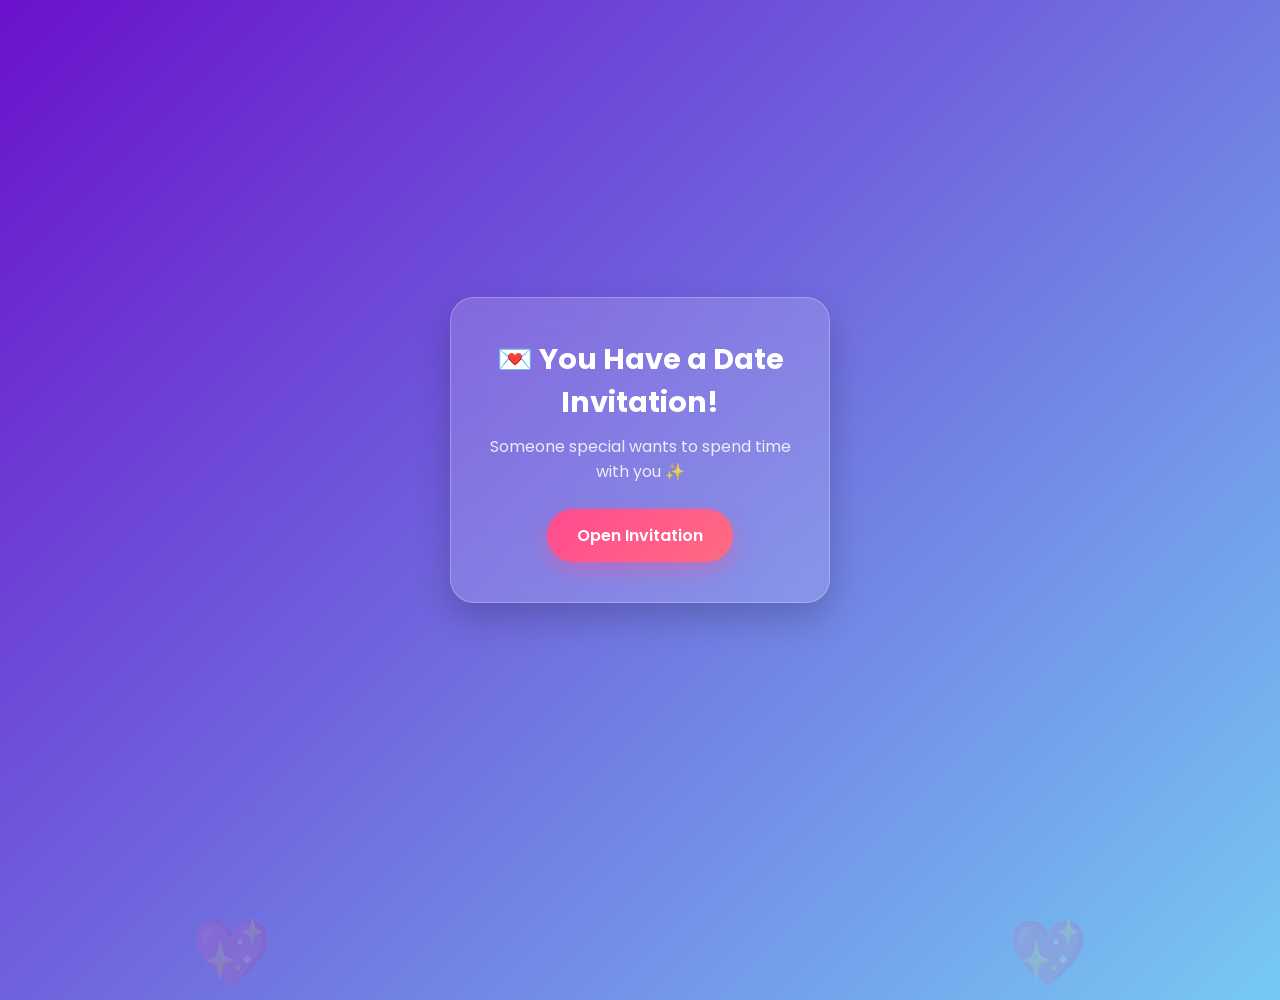
<file: index.html>
<!DOCTYPE html>
<html lang="en">
<head>
    <meta charset="UTF-8">
    <meta name="viewport" content="width=device-width, initial-scale=1.0">
    <title>Date Invitation 💌</title>
    <link rel="stylesheet" href="index.css">
</head>
<body>

<div class="background"></div>

<div class="card">
    <h2>💌 You Have a Date Invitation!</h2>
    <p>Someone special wants to spend time with you ✨</p>

    <button onclick="window.location.href='page2.html'">
        Open Invitation
    </button>
</div>

</body>
</html>
</file>
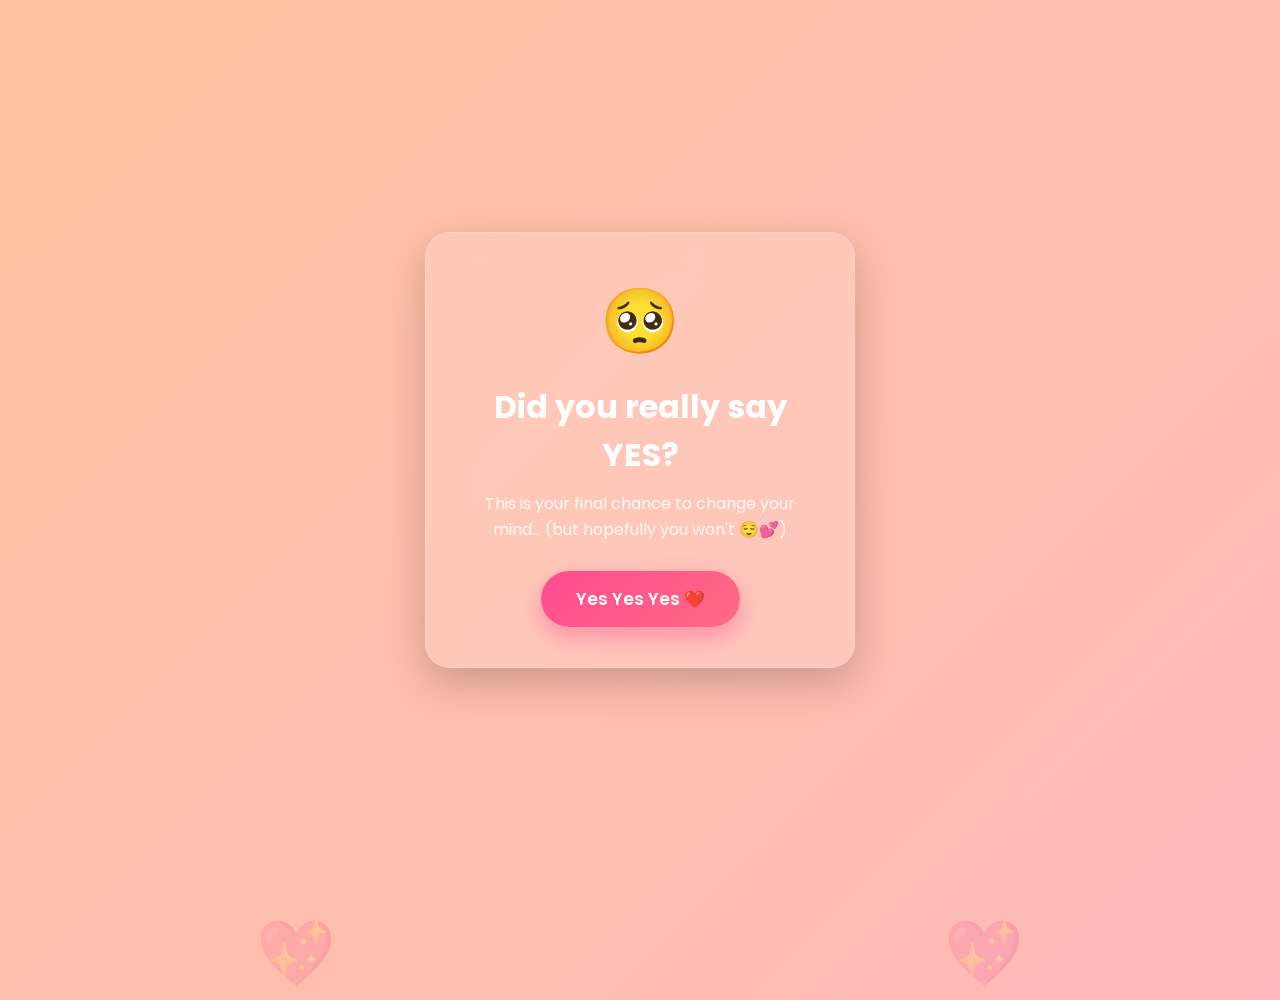
<file: page3.html>
<!DOCTYPE html>
<html lang="en">
<head>
    <meta charset="UTF-8">
    <meta name="viewport" content="width=device-width, initial-scale=1.0">
    <title>Really? ❤️</title>
    <link rel="stylesheet" href="/page3.css">
</head>
<body>

<div class="floating-hearts"></div>

<div class="card">
    <div class="emoji">🥺</div>

    <h2>Did you really say YES?</h2>

    <p>
        This is your final chance to change your mind...
        (but hopefully you won't 😌💕)
    </p>

    <button onclick="window.location.href='page4.html'">
        Yes Yes Yes ❤️
    </button>
</div>

</body>
</html>
</file>
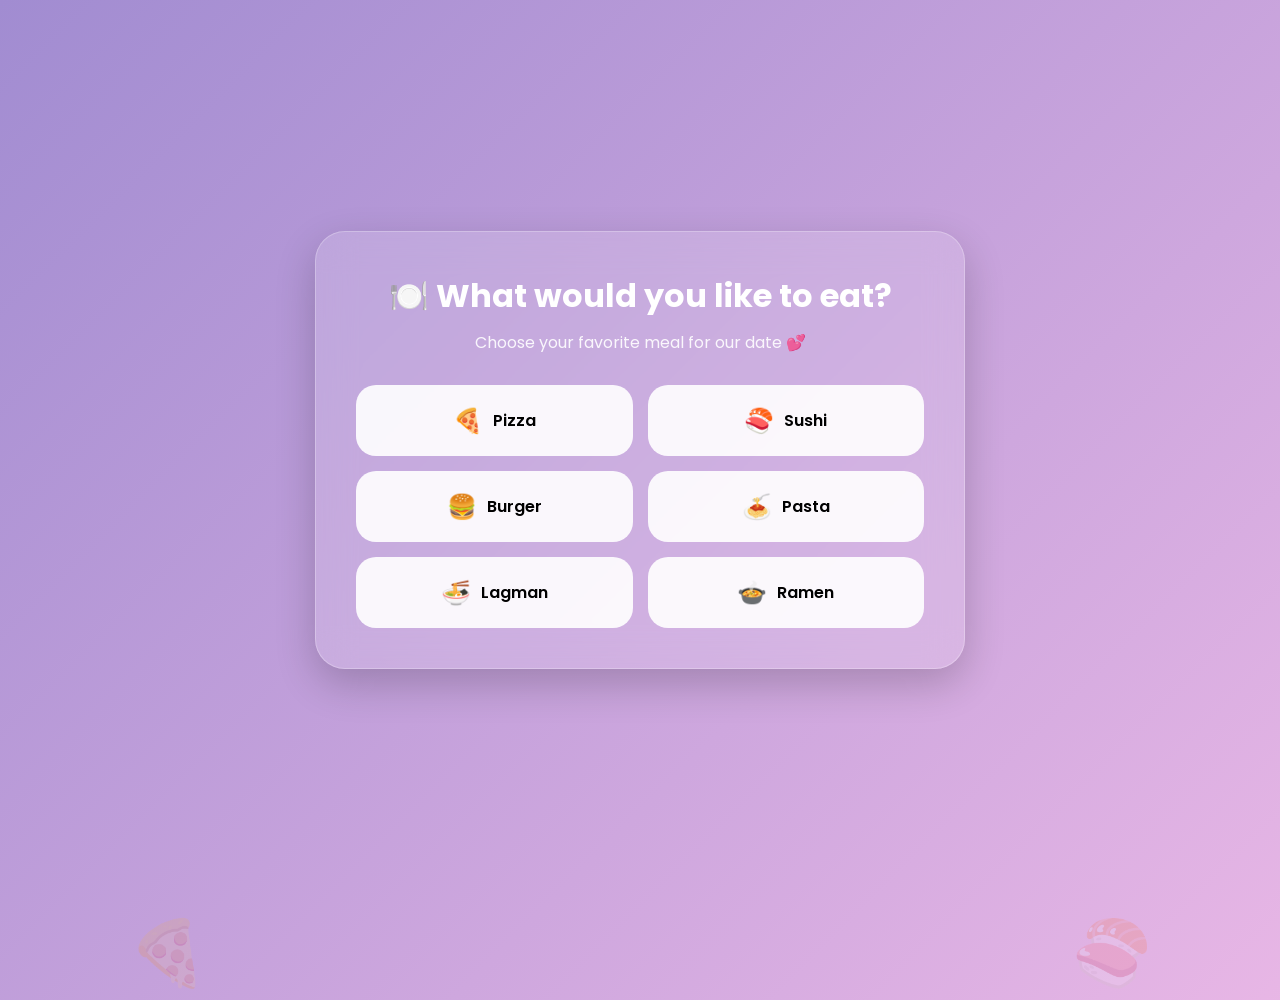
<file: page4.html>
<!DOCTYPE html>
<html lang="en">
<head>
    <meta charset="UTF-8">
    <meta name="viewport" content="width=device-width, initial-scale=1.0">
    <title>Choose Your Food 🍽️</title>
    <link rel="stylesheet" href="/page4.css">
</head>
<body>

<div class="floating-foods"></div>

<div class="card">

    <h2>🍽️ What would you like to eat?</h2>
    <p>Choose your favorite meal for our date 💕</p>

    <div class="foods">

        <button onclick="saveFood('Pizza')">
            <span>🍕</span>
            Pizza
        </button>

        <button onclick="saveFood('Sushi')">
            <span>🍣</span>
            Sushi
        </button>

        <button onclick="saveFood('Burger')">
            <span>🍔</span>
            Burger
        </button>

        <button onclick="saveFood('Pasta')">
            <span>🍝</span>
            Pasta
        </button>

        <button onclick="saveFood('Lagman')">
            <span>🍜</span>
            Lagman
        </button>

        <button onclick="saveFood('Ramen')">
            <span>🍲</span>
            Ramen
        </button>

    </div>

</div>

<script>
function saveFood(food){
    localStorage.setItem("food", food);

    document.body.classList.add("fade-out");

    setTimeout(() => {
        window.location.href = "page5.html";
    }, 500);
}
</script>

</body>
</html>
</file>
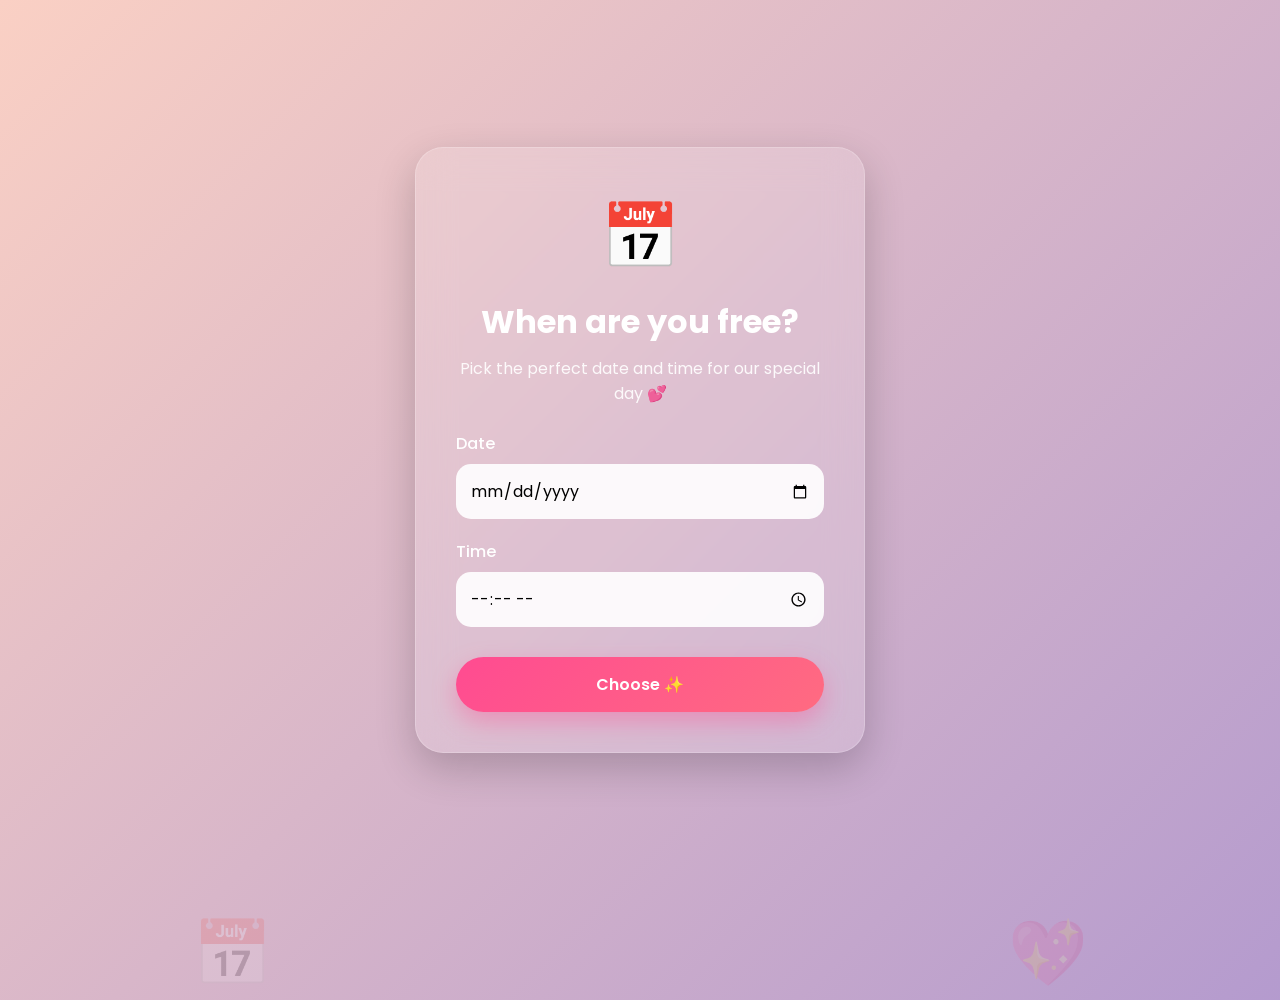
<file: page5.html>
<!DOCTYPE html>
<html lang="en">
<head>
    <meta charset="UTF-8">
    <meta name="viewport" content="width=device-width, initial-scale=1.0">
    <title>Choose a Date 💖</title>
    <link rel="stylesheet" href="/page5.css">
</head>
<body>

<div class="floating-icons"></div>

<div class="card">

    <div class="icon">📅</div>

    <h2>When are you free?</h2>
    <p>Pick the perfect date and time for our special day 💕</p>

    <div class="input-group">
        <label>Date</label>
        <input type="date" id="date">
    </div>

    <div class="input-group">
        <label>Time</label>
        <input type="time" id="time">
    </div>

    <button onclick="saveDate()">
        Choose ✨
    </button>

</div>

<script>
function saveDate(){

    const date = document.getElementById("date").value;
    const time = document.getElementById("time").value;

    if(!date || !time){
        alert("Please select both date and time 💖");
        return;
    }

    localStorage.setItem("date", date);
    localStorage.setItem("time", time);

    document.body.classList.add("fade-out");

    setTimeout(() => {
        window.location.href = "page6.html";
    }, 500);
}
</script>

</body>
</html>
</file>
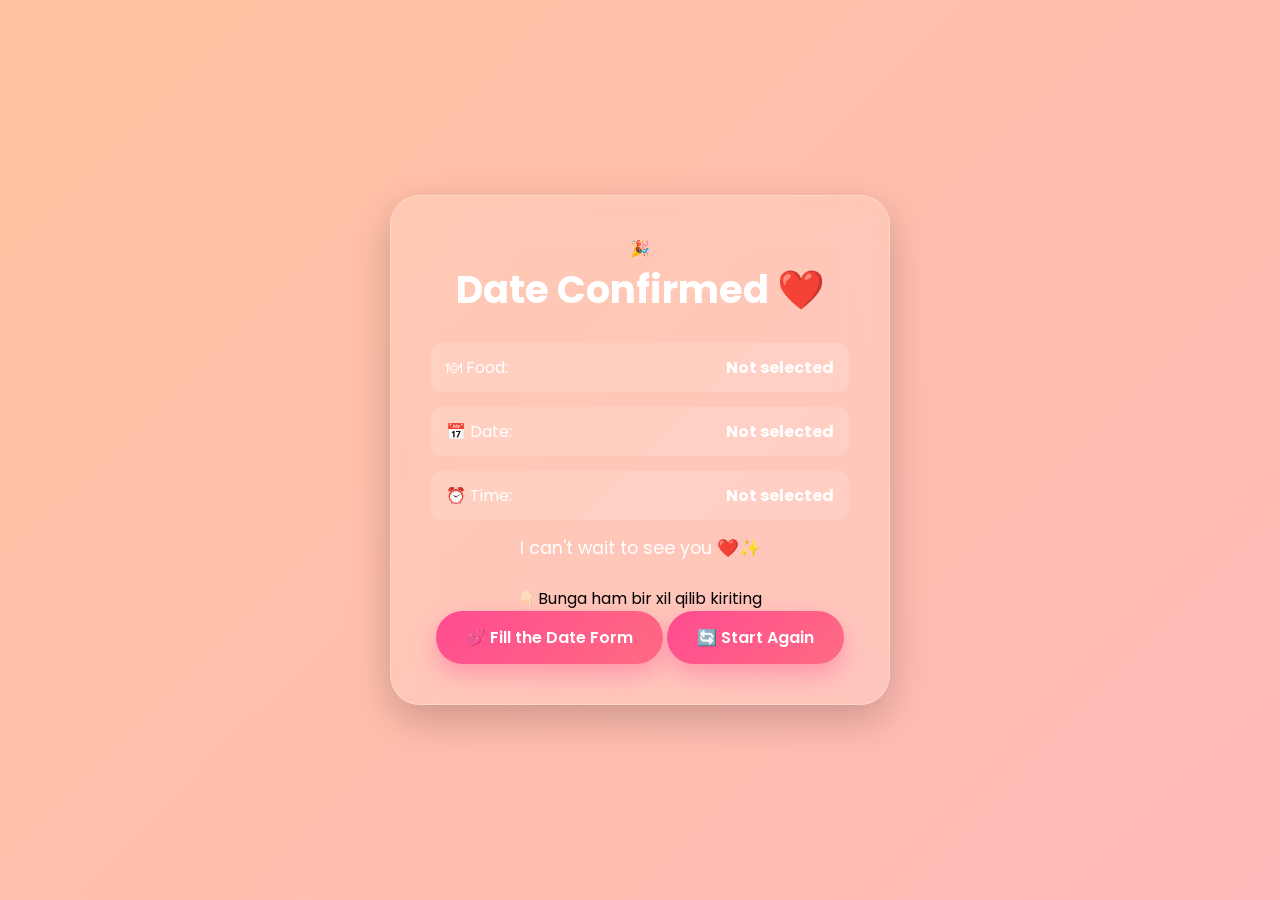
<file: page6.html>
<!DOCTYPE html>
<html lang="en">
<head>
    <meta charset="UTF-8">
    <meta name="viewport" content="width=device-width, initial-scale=1.0">
    <title>Date Confirmed ❤️</title>
    <link rel="stylesheet" href="page6.css">
</head>
<body>

<div class="background"></div>

<div class="card">

    <div class="emoji">🎉</div>

    <h1>Date Confirmed ❤️</h1>

    <div id="result" class="result"></div>

    <p class="message">I can't wait to see you ❤️✨</p>

    <p class="note">👇🏻Bunga ham bir xil qilib kiriting</p>

    <div class="buttons">

        <button class="primary"
        onclick="window.location.href='https://docs.google.com/forms/d/e/1FAIpQLSeIj0XGA2cAIo7fSUy0z6PV-N05NtMcAja5AuSl2ASLq-mJXQ/viewform?usp=publish-editor'">
            💕 Fill the Date Form
        </button>

        <button class="secondary" onclick="location.href='index.html'">
            🔄 Start Again
        </button>

    </div>

</div>

<script>
const food = localStorage.getItem("food") || "Not selected";
const date = localStorage.getItem("date") || "Not selected";
const time = localStorage.getItem("time") || "Not selected";

document.getElementById("result").innerHTML = `
    <div class="item">🍽 Food: <b>${food}</b></div>
    <div class="item">📅 Date: <b>${date}</b></div>
    <div class="item">⏰ Time: <b>${time}</b></div>
`;
</script>

</body>
</html>
</file>
<file: index.css>
/* Google Font */
@import url('https://fonts.googleapis.com/css2?family=Poppins:wght@300;400;600&display=swap');

*{
    margin:0;
    padding:0;
    box-sizing:border-box;
    font-family:'Poppins', sans-serif;
}

body{
    height:100vh;
    display:flex;
    justify-content:center;
    align-items:center;
    overflow:hidden;
    background:linear-gradient(-45deg,#ff758c,#ff7eb3,#7afcff,#6a11cb);
    background-size:400% 400%;
    animation:gradientBG 12s ease infinite;
}

/* Animated Gradient */
@keyframes gradientBG{
    0%{background-position:0% 50%;}
    50%{background-position:100% 50%;}
    100%{background-position:0% 50%;}
}

/* Floating hearts background */
.background::before,
.background::after{
    content:"💖";
    position:absolute;
    font-size:4rem;
    opacity:0.15;
    animation:float 8s linear infinite;
}

.background::before{
    left:15%;
    bottom:-100px;
}

.background::after{
    right:15%;
    bottom:-100px;
    animation-delay:4s;
}

@keyframes float{
    from{
        transform:translateY(0) rotate(0deg);
    }
    to{
        transform:translateY(-120vh) rotate(360deg);
    }
}

/* Glass Card */
.card{
    width:380px;
    padding:40px 30px;
    text-align:center;
    border-radius:24px;
    background:rgba(255,255,255,0.15);
    backdrop-filter:blur(15px);
    border:1px solid rgba(255,255,255,0.25);
    box-shadow:0 15px 35px rgba(0,0,0,0.2);

    animation:slideUp 1s ease;
}

@keyframes slideUp{
    from{
        opacity:0;
        transform:translateY(50px);
    }
    to{
        opacity:1;
        transform:translateY(0);
    }
}

.card h2{
    color:white;
    margin-bottom:10px;
    font-size:1.8rem;
}

.card p{
    color:rgba(255,255,255,0.85);
    margin-bottom:25px;
}

/* Modern Button */
button{
    border:none;
    padding:14px 30px;
    border-radius:50px;
    font-size:1rem;
    font-weight:600;
    cursor:pointer;
    color:white;

    background:linear-gradient(135deg,#ff4b91,#ff6b81);
    box-shadow:0 8px 20px rgba(255,75,145,0.4);

    transition:all 0.3s ease;
}

button:hover{
    transform:translateY(-4px) scale(1.05);
    box-shadow:0 12px 30px rgba(255,75,145,0.6);
}

button:active{
    transform:scale(0.95);
}
</file>
<file: page3.css>
@import url('https://fonts.googleapis.com/css2?family=Poppins:wght@300;400;600;700&display=swap');

*{
    margin:0;
    padding:0;
    box-sizing:border-box;
    font-family:'Poppins',sans-serif;
}

body{
    height:100vh;
    display:flex;
    justify-content:center;
    align-items:center;
    overflow:hidden;

    background:linear-gradient(
        -45deg,
        #ff758c,
        #ff7eb3,
        #ffb6c1,
        #ffc3a0
    );

    background-size:400% 400%;
    animation:bgMove 10s ease infinite;
}

@keyframes bgMove{
    0%{background-position:0% 50%;}
    50%{background-position:100% 50%;}
    100%{background-position:0% 50%;}
}

/* Floating Hearts */
.floating-hearts::before,
.floating-hearts::after{
    content:"💖";
    position:absolute;
    font-size:4rem;
    opacity:.18;
    animation:floatUp 8s linear infinite;
}

.floating-hearts::before{
    left:20%;
    bottom:-100px;
}

.floating-hearts::after{
    right:20%;
    bottom:-100px;
    animation-delay:4s;
}

@keyframes floatUp{
    from{
        transform:translateY(0) rotate(0deg);
    }
    to{
        transform:translateY(-120vh) rotate(360deg);
    }
}

/* Card */
.card{
    width:430px;
    padding:40px;
    text-align:center;

    background:rgba(255,255,255,.15);
    backdrop-filter:blur(18px);

    border-radius:25px;
    border:1px solid rgba(255,255,255,.25);

    box-shadow:0 15px 40px rgba(0,0,0,.2);

    animation:cardAppear 1s ease;
}

@keyframes cardAppear{
    from{
        opacity:0;
        transform:translateY(40px);
    }
    to{
        opacity:1;
        transform:translateY(0);
    }
}

/* Emoji */
.emoji{
    font-size:4rem;
    margin-bottom:15px;
    animation:pulse 2s infinite;
}

@keyframes pulse{
    0%,100%{
        transform:scale(1);
    }
    50%{
        transform:scale(1.15);
    }
}

h2{
    color:white;
    margin-bottom:12px;
    font-size:2rem;
}

p{
    color:rgba(255,255,255,.9);
    margin-bottom:28px;
    line-height:1.6;
}

/* Button */
button{
    border:none;
    cursor:pointer;

    padding:15px 35px;
    border-radius:50px;

    font-size:1.05rem;
    font-weight:600;
    color:white;

    background:linear-gradient(
        135deg,
        #ff4b91,
        #ff6b81
    );

    box-shadow:0 10px 25px rgba(255,75,145,.45);

    transition:.3s;
}

button:hover{
    transform:translateY(-4px) scale(1.07);
    box-shadow:0 15px 35px rgba(255,75,145,.65);
}

button:active{
    transform:scale(.95);
}
</file>
<file: page4.css>
@import url('https://fonts.googleapis.com/css2?family=Poppins:wght@300;400;600;700&display=swap');

*{
    margin:0;
    padding:0;
    box-sizing:border-box;
    font-family:'Poppins',sans-serif;
}

body{
    min-height:100vh;
    display:flex;
    justify-content:center;
    align-items:center;
    overflow:hidden;

    background:linear-gradient(
        -45deg,
        #ff9a9e,
        #fad0c4,
        #fbc2eb,
        #a18cd1
    );

    background-size:400% 400%;
    animation:bgMove 12s ease infinite;

    transition:opacity .5s ease;
}

.fade-out{
    opacity:0;
}

@keyframes bgMove{
    0%{background-position:0% 50%;}
    50%{background-position:100% 50%;}
    100%{background-position:0% 50%;}
}

/* Floating food emojis */
.floating-foods::before,
.floating-foods::after{
    content:"🍕";
    position:absolute;
    font-size:4rem;
    opacity:.15;
    animation:floatUp 10s linear infinite;
}

.floating-foods::before{
    left:10%;
    bottom:-100px;
}

.floating-foods::after{
    content:"🍣";
    right:10%;
    bottom:-100px;
    animation-delay:5s;
}

@keyframes floatUp{
    from{
        transform:translateY(0) rotate(0deg);
    }
    to{
        transform:translateY(-120vh) rotate(360deg);
    }
}

/* Card */
.card{
    width:650px;
    max-width:90%;
    padding:40px;

    text-align:center;

    background:rgba(255,255,255,.15);
    backdrop-filter:blur(18px);

    border-radius:30px;
    border:1px solid rgba(255,255,255,.25);

    box-shadow:0 15px 40px rgba(0,0,0,.2);

    animation:appear 1s ease;
}

@keyframes appear{
    from{
        opacity:0;
        transform:translateY(40px);
    }
    to{
        opacity:1;
        transform:translateY(0);
    }
}

h2{
    color:white;
    margin-bottom:10px;
    font-size:2rem;
}

p{
    color:rgba(255,255,255,.9);
    margin-bottom:30px;
}

/* Food Grid */
.foods{
    display:grid;
    grid-template-columns:repeat(2,1fr);
    gap:15px;
}

.foods button{
    border:none;
    cursor:pointer;

    padding:18px;
    border-radius:20px;

    font-size:1rem;
    font-weight:600;

    display:flex;
    align-items:center;
    justify-content:center;
    gap:10px;

    background:rgba(255,255,255,.9);

    transition:.3s;
}

.foods button span{
    font-size:1.5rem;
}

.foods button:hover{
    transform:translateY(-6px) scale(1.05);
    background:white;
    box-shadow:0 10px 25px rgba(0,0,0,.15);
}

.foods button:active{
    transform:scale(.95);
}
</file>
<file: page5.css>
@import url('https://fonts.googleapis.com/css2?family=Poppins:wght@300;400;600;700&display=swap');

*{
    margin:0;
    padding:0;
    box-sizing:border-box;
    font-family:'Poppins',sans-serif;
}

body{
    min-height:100vh;
    display:flex;
    justify-content:center;
    align-items:center;
    overflow:hidden;

    background:linear-gradient(
        -45deg,
        #ff758c,
        #ff7eb3,
        #a18cd1,
        #fad0c4
    );

    background-size:400% 400%;
    animation:gradientMove 12s ease infinite;
    transition:opacity .5s ease;
}

.fade-out{
    opacity:0;
}

@keyframes gradientMove{
    0%{background-position:0% 50%;}
    50%{background-position:100% 50%;}
    100%{background-position:0% 50%;}
}

/* Floating icons */
.floating-icons::before,
.floating-icons::after{
    position:absolute;
    font-size:4rem;
    opacity:.15;
    animation:floatUp 10s linear infinite;
}

.floating-icons::before{
    content:"📅";
    left:15%;
    bottom:-100px;
}

.floating-icons::after{
    content:"💖";
    right:15%;
    bottom:-100px;
    animation-delay:5s;
}

@keyframes floatUp{
    from{
        transform:translateY(0) rotate(0deg);
    }
    to{
        transform:translateY(-120vh) rotate(360deg);
    }
}

/* Card */
.card{
    width:450px;
    max-width:90%;

    padding:40px;

    text-align:center;

    background:rgba(255,255,255,.15);
    backdrop-filter:blur(18px);

    border-radius:28px;
    border:1px solid rgba(255,255,255,.2);

    box-shadow:0 15px 40px rgba(0,0,0,.2);

    animation:appear 1s ease;
}

@keyframes appear{
    from{
        opacity:0;
        transform:translateY(40px);
    }
    to{
        opacity:1;
        transform:translateY(0);
    }
}

/* Calendar icon */
.icon{
    font-size:4rem;
    margin-bottom:15px;
    animation:bounce 2s infinite;
}

@keyframes bounce{
    0%,100%{
        transform:translateY(0);
    }
    50%{
        transform:translateY(-10px);
    }
}

h2{
    color:white;
    margin-bottom:10px;
    font-size:2rem;
}

p{
    color:rgba(255,255,255,.9);
    margin-bottom:25px;
}

/* Inputs */
.input-group{
    text-align:left;
    margin-bottom:20px;
}

.input-group label{
    display:block;
    color:white;
    margin-bottom:8px;
    font-weight:500;
}

input{
    width:100%;
    padding:14px;

    border:none;
    outline:none;

    border-radius:15px;

    background:rgba(255,255,255,.9);

    font-size:1rem;
    transition:.3s;
}

input:focus{
    box-shadow:0 0 15px rgba(255,255,255,.6);
    transform:scale(1.02);
}

/* Button */
button{
    width:100%;
    margin-top:10px;

    border:none;
    cursor:pointer;

    padding:15px;

    border-radius:50px;

    font-size:1rem;
    font-weight:600;
    color:white;

    background:linear-gradient(
        135deg,
        #ff4b91,
        #ff6b81
    );

    box-shadow:0 10px 25px rgba(255,75,145,.4);

    transition:.3s;
}

button:hover{
    transform:translateY(-4px);
    box-shadow:0 15px 35px rgba(255,75,145,.6);
}

button:active{
    transform:scale(.97);
}
</file>
<file: page6.css>
@import url('https://fonts.googleapis.com/css2?family=Poppins:wght@300;400;600;700&display=swap');

*{
    margin:0;
    padding:0;
    box-sizing:border-box;
    font-family:'Poppins',sans-serif;
}

body{
    min-height:100vh;
    display:flex;
    justify-content:center;
    align-items:center;
    overflow:hidden;

    background:linear-gradient(
        -45deg,
        #ff758c,
        #ff7eb3,
        #ffb6c1,
        #ffc3a0
    );

    background-size:400% 400%;
    animation:bgMove 12s ease infinite;
}

@keyframes bgMove{
    0%{background-position:0% 50%;}
    50%{background-position:100% 50%;}
    100%{background-position:0% 50%;}
}

/* Floating Hearts */
.hearts::before,
.hearts::after{
    content:"💖";
    position:absolute;
    font-size:4rem;
    opacity:.15;
    animation:floatUp 8s linear infinite;
}

.hearts::before{
    left:15%;
    bottom:-100px;
}

.hearts::after{
    right:15%;
    bottom:-100px;
    animation-delay:4s;
}

@keyframes floatUp{
    from{
        transform:translateY(0) rotate(0deg);
    }
    to{
        transform:translateY(-120vh) rotate(360deg);
    }
}

/* Card */
.card{
    width:500px;
    max-width:90%;

    padding:40px;
    text-align:center;

    background:rgba(255,255,255,.15);
    backdrop-filter:blur(20px);

    border-radius:30px;
    border:1px solid rgba(255,255,255,.25);

    box-shadow:0 15px 40px rgba(0,0,0,.2);

    animation:appear 1s ease;
}

@keyframes appear{
    from{
        opacity:0;
        transform:translateY(50px);
    }
    to{
        opacity:1;
        transform:translateY(0);
    }
}

.success-icon{
    font-size:5rem;
    margin-bottom:15px;
    animation:pulse 2s infinite;
}

@keyframes pulse{
    0%,100%{
        transform:scale(1);
    }
    50%{
        transform:scale(1.15);
    }
}

h1{
    color:white;
    margin-bottom:25px;
    font-size:2.4rem;
}

/* Result Box */
.result-box{
    background:rgba(255,255,255,.2);
    border-radius:20px;
    padding:20px;
    margin-bottom:25px;
}

.item{
    display:flex;
    justify-content:space-between;
    align-items:center;

    margin:15px 0;
    padding:12px 15px;

    background:rgba(255,255,255,.15);
    border-radius:12px;

    color:white;
}

.item strong{
    color:#fff;
}

.message{
    color:white;
    font-size:1.1rem;
    margin-bottom:25px;
}

/* Button */
button{
    border:none;
    cursor:pointer;

    padding:14px 30px;
    border-radius:50px;

    font-size:1rem;
    font-weight:600;
    color:white;

    background:linear-gradient(
        135deg,
        #ff4b91,
        #ff6b81
    );

    box-shadow:0 10px 25px rgba(255,75,145,.4);

    transition:.3s;
}

button:hover{
    transform:translateY(-4px) scale(1.05);
    box-shadow:0 15px 35px rgba(255,75,145,.6);
}
</file>
